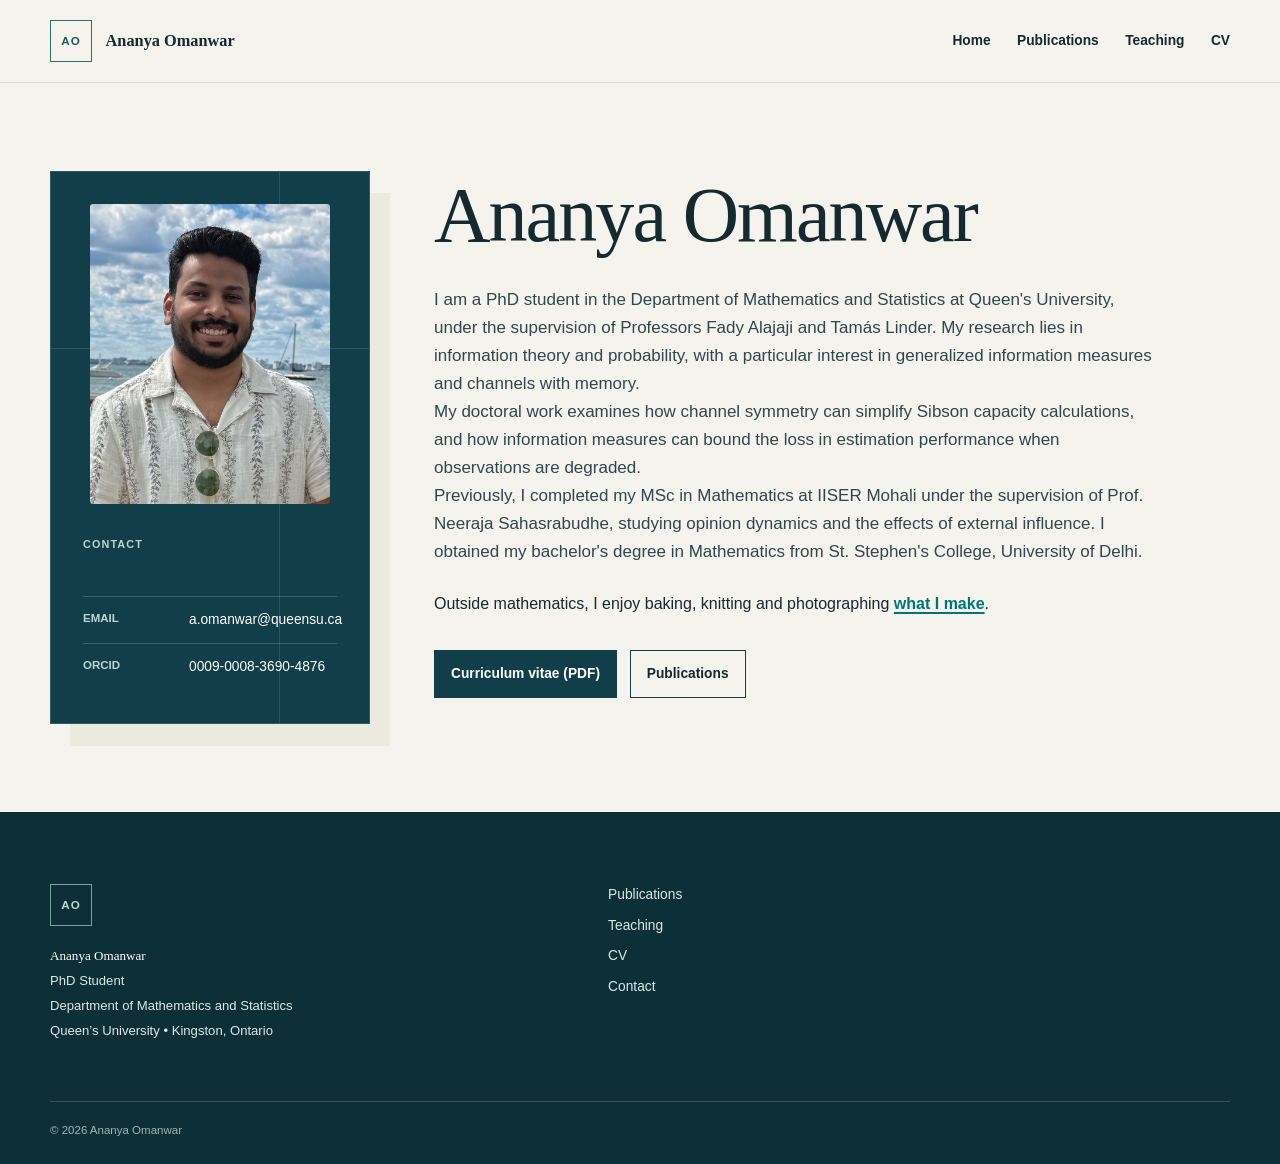
<file: index.html>
<!DOCTYPE html><html lang="en"><head><meta charset="utf-8"><meta name="viewport" content="width=device-width,initial-scale=1"><title>Ananya Omanwar</title><meta name="description" content="Ananya Omanwar — Mathematics, information theory and probability."><link rel="icon" href="/favicon.svg"><link rel="stylesheet" href="/style.css"></head><body><link rel="preload" as="image" href="/ananya-portrait.jpeg"/><a class="skip-link" href="#main-content">Skip to main content</a><header class="site-header"><div class="section-shell header-inner"><a class="brand" href="/" aria-label="Ananya Omanwar, home"><span class="brand-mark" aria-hidden="true">AO</span><span class="brand-copy"><strong>Ananya Omanwar</strong></span></a><nav class="desktop-nav" aria-label="Primary navigation"><a href="/">Home</a><a href="/publications">Publications</a><a href="/teaching">Teaching</a><a href="/cv">CV</a></nav><details class="mobile-nav"><summary>Menu</summary><nav aria-label="Mobile navigation"><a href="/">Home</a><a href="/publications">Publications</a><a href="/teaching">Teaching</a><a href="/cv">CV</a></nav></details></div></header><main id="main-content"><section class="hero section-shell portrait-left" aria-labelledby="hero-title"><aside class="math-panel" aria-label="Portrait and contact information"><img class="portrait-photo" src="/ananya-portrait.jpeg" alt="Ananya Omanwar smiling by the waterfront" width="1638" height="2048"/><div class="math-panel-topline"><span>Contact</span></div><dl class="coordinate-list"><div><dt>Email</dt><dd><a href="mailto:a.omanwar@queensu.ca">a.omanwar@queensu.ca</a></dd></div><div><dt>ORCID</dt><dd><a href="https://orcid.org/0009-0008-3690-4876">0009-0008-3690-4876</a></dd></div></dl></aside><div class="hero-copy"><h1 id="hero-title">Ananya Omanwar</h1><p class="hero-lede">I am a PhD student in the Department of Mathematics and Statistics at Queen&#x27;s University, under the supervision of Professors Fady Alajaji and Tamás Linder. My research lies in information theory and probability, with a particular interest in generalized information measures and channels with memory.</p><p class="hero-lede">My doctoral work examines how channel symmetry can simplify Sibson capacity calculations, and how information measures can bound the loss in estimation performance when observations are degraded.</p><p class="hero-lede">Previously, I completed my MSc in Mathematics at IISER Mohali under the supervision of Prof. Neeraja Sahasrabudhe, studying opinion dynamics and the effects of external influence. I obtained my bachelor&#x27;s degree in Mathematics from St. Stephen&#x27;s College, University of Delhi.</p><p class="personal-note">Outside mathematics, I enjoy baking, knitting and photographing <a href="https://www.instagram.com/ananya.makes/" target="_blank" rel="noopener noreferrer">what I make</a>.</p><div class="hero-actions"><a class="button button-primary" href="/Ananya_Omanwar_CV.pdf">Curriculum vitae (PDF)</a><a class="button button-secondary" href="/publications">Publications</a></div></div></section></main><footer class="site-footer"><div class="section-shell footer-grid"><div><span class="footer-mark" aria-hidden="true">AO</span><p class="footer-name">Ananya Omanwar</p><p>PhD Student</p><p>Department of Mathematics and Statistics</p><p>Queen’s University • Kingston, Ontario</p></div><nav aria-label="Footer navigation"><a href="/publications">Publications</a><a href="/teaching">Teaching</a><a href="/cv">CV</a><a href="/#hero-title">Contact</a></nav></div><div class="section-shell footer-bottom"><span>© 2026 Ananya Omanwar</span><span></span></div></footer></body></html>
</file>
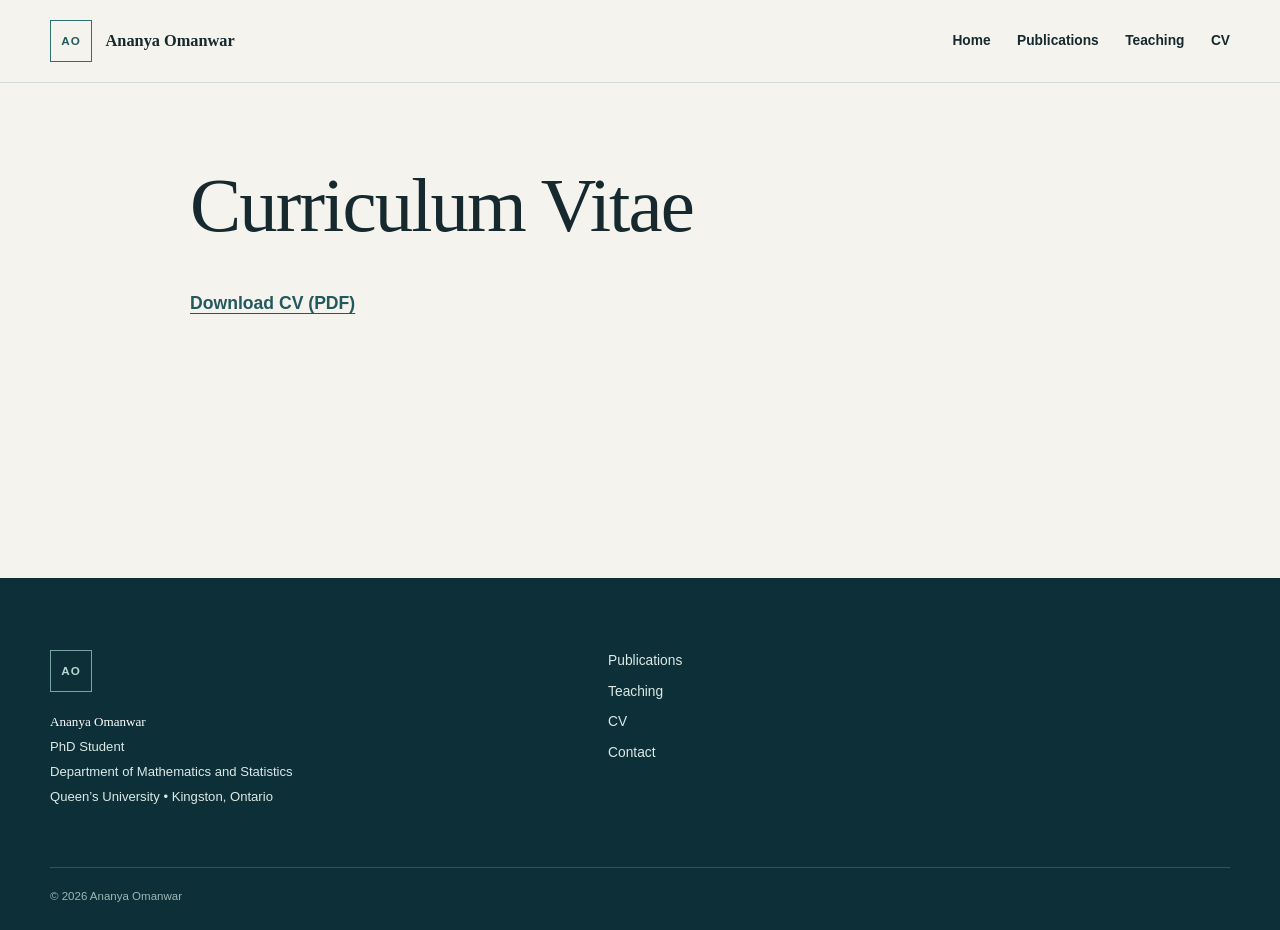
<file: cv/index.html>
<!DOCTYPE html><html lang="en"><head><meta charset="utf-8"><meta name="viewport" content="width=device-width,initial-scale=1"><title>CV | Ananya Omanwar</title><meta name="description" content="Ananya Omanwar — Mathematics, information theory and probability."><link rel="icon" href="/favicon.svg"><link rel="stylesheet" href="/style.css"></head><body><a class="skip-link" href="#main-content">Skip to main content</a><header class="site-header"><div class="section-shell header-inner"><a class="brand" href="/" aria-label="Ananya Omanwar, home"><span class="brand-mark" aria-hidden="true">AO</span><span class="brand-copy"><strong>Ananya Omanwar</strong></span></a><nav class="desktop-nav" aria-label="Primary navigation"><a href="/">Home</a><a href="/publications">Publications</a><a href="/teaching">Teaching</a><a href="/cv">CV</a></nav><details class="mobile-nav"><summary>Menu</summary><nav aria-label="Mobile navigation"><a href="/">Home</a><a href="/publications">Publications</a><a href="/teaching">Teaching</a><a href="/cv">CV</a></nav></details></div></header><main id="main-content"><section class="section-shell" style="max-width:900px;padding-block:5rem 6rem;min-height:55vh"><h1 style="font-size:clamp(2.45rem,6vw,5.6rem);margin-bottom:1.8rem">Curriculum Vitae</h1><p><a class="inline-link" href="/Ananya_Omanwar_CV.pdf" download style="font-size:1.1rem;text-decoration:underline;text-underline-offset:4px">Download CV (PDF)</a></p></section></main><footer class="site-footer"><div class="section-shell footer-grid"><div><span class="footer-mark" aria-hidden="true">AO</span><p class="footer-name">Ananya Omanwar</p><p>PhD Student</p><p>Department of Mathematics and Statistics</p><p>Queen’s University • Kingston, Ontario</p></div><nav aria-label="Footer navigation"><a href="/publications">Publications</a><a href="/teaching">Teaching</a><a href="/cv">CV</a><a href="/#hero-title">Contact</a></nav></div><div class="section-shell footer-bottom"><span>© 2026 Ananya Omanwar</span><span></span></div></footer></body></html>
</file>
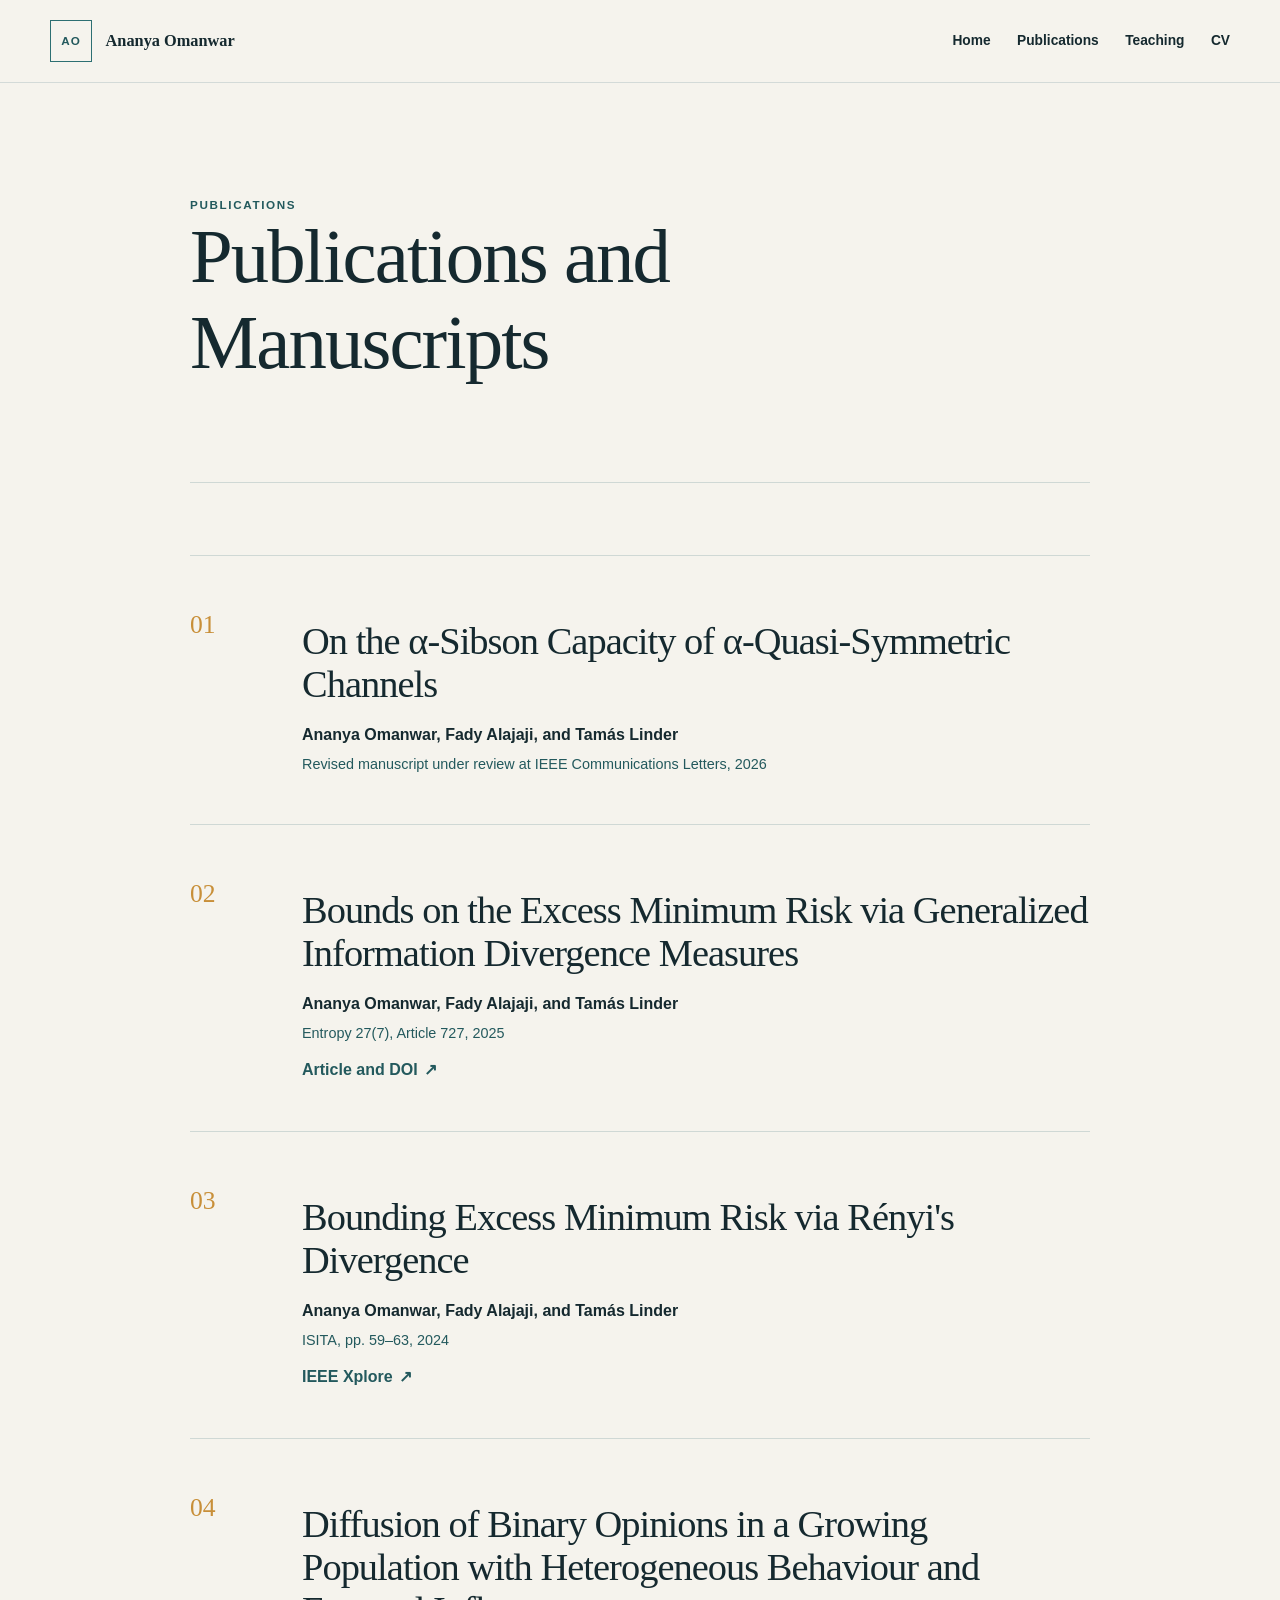
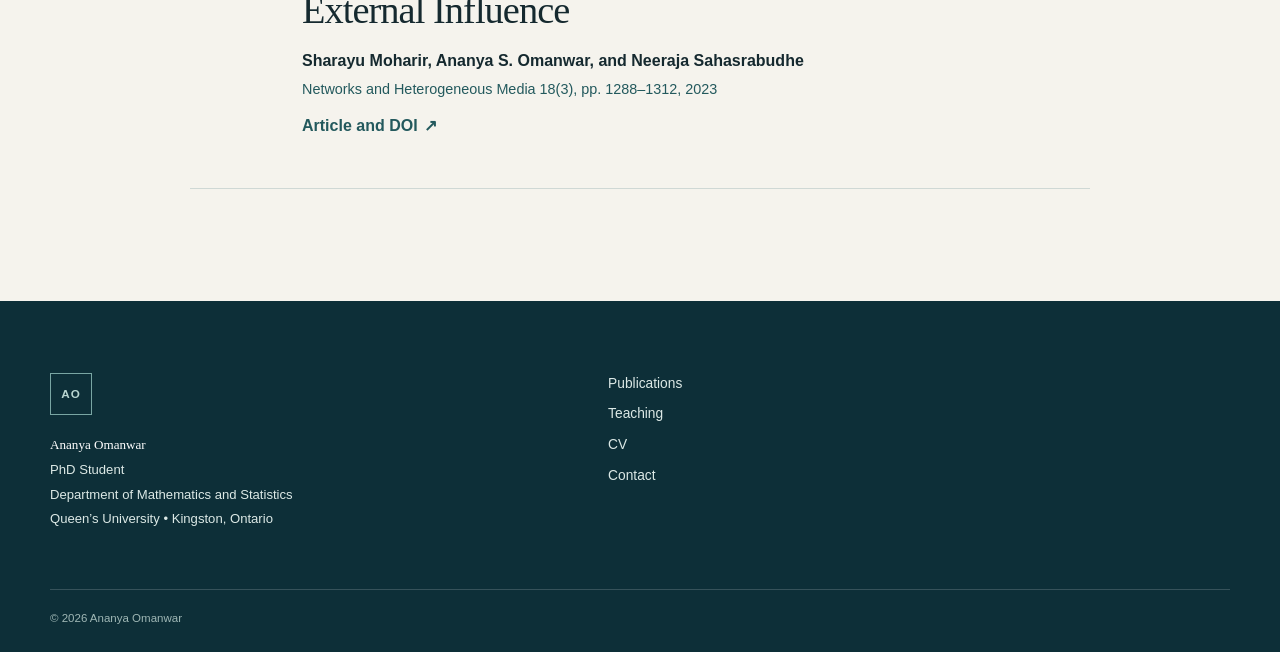
<file: publications/index.html>
<!DOCTYPE html><html lang="en"><head><meta charset="utf-8"><meta name="viewport" content="width=device-width,initial-scale=1"><title>Publications | Ananya Omanwar</title><meta name="description" content="Ananya Omanwar — Mathematics, information theory and probability."><link rel="icon" href="/favicon.svg"><link rel="stylesheet" href="/style.css"></head><body><a class="skip-link" href="#main-content">Skip to main content</a><header class="site-header"><div class="section-shell header-inner"><a class="brand" href="/" aria-label="Ananya Omanwar, home"><span class="brand-mark" aria-hidden="true">AO</span><span class="brand-copy"><strong>Ananya Omanwar</strong></span></a><nav class="desktop-nav" aria-label="Primary navigation"><a href="/">Home</a><a href="/publications">Publications</a><a href="/teaching">Teaching</a><a href="/cv">CV</a></nav><details class="mobile-nav"><summary>Menu</summary><nav aria-label="Mobile navigation"><a href="/">Home</a><a href="/publications">Publications</a><a href="/teaching">Teaching</a><a href="/cv">CV</a></nav></details></div></header><main id="main-content"><header class="page-intro section-shell"><p class="eyebrow">Publications</p><h1>Publications and Manuscripts</h1></header><section class="section-shell publication-list" aria-label="Publication list"><article class="publication-entry"><div class="publication-number" aria-hidden="true">01</div><div class="publication-body"><h2>On the α-Sibson Capacity of α-Quasi-Symmetric Channels</h2><p class="publication-authors">Ananya Omanwar, Fady Alajaji, and Tamás Linder</p><p class="publication-venue">Revised manuscript under review at IEEE Communications Letters, 2026</p></div></article><article class="publication-entry"><div class="publication-number" aria-hidden="true">02</div><div class="publication-body"><h2>Bounds on the Excess Minimum Risk via Generalized Information Divergence Measures</h2><p class="publication-authors">Ananya Omanwar, Fady Alajaji, and Tamás Linder</p><p class="publication-venue">Entropy 27(7), Article 727, 2025</p><a class="inline-link" href="https://doi.org/10.3390/e27070727">Article and DOI <span aria-hidden="true">↗</span></a></div></article><article class="publication-entry"><div class="publication-number" aria-hidden="true">03</div><div class="publication-body"><h2>Bounding Excess Minimum Risk via Rényi&#x27;s Divergence</h2><p class="publication-authors">Ananya Omanwar, Fady Alajaji, and Tamás Linder</p><p class="publication-venue">ISITA, pp. 59–63, 2024</p><a class="inline-link" href="https://ieeexplore.ieee.org/document/10858253">IEEE Xplore <span aria-hidden="true">↗</span></a></div></article><article class="publication-entry"><div class="publication-number" aria-hidden="true">04</div><div class="publication-body"><h2>Diffusion of Binary Opinions in a Growing Population with Heterogeneous Behaviour and External Influence</h2><p class="publication-authors">Sharayu Moharir, Ananya S. Omanwar, and Neeraja Sahasrabudhe</p><p class="publication-venue">Networks and Heterogeneous Media 18(3), pp. 1288–1312, 2023</p><a class="inline-link" href="https://doi.org/10.3934/nhm.2023056">Article and DOI <span aria-hidden="true">↗</span></a></div></article></section></main><footer class="site-footer"><div class="section-shell footer-grid"><div><span class="footer-mark" aria-hidden="true">AO</span><p class="footer-name">Ananya Omanwar</p><p>PhD Student</p><p>Department of Mathematics and Statistics</p><p>Queen’s University • Kingston, Ontario</p></div><nav aria-label="Footer navigation"><a href="/publications">Publications</a><a href="/teaching">Teaching</a><a href="/cv">CV</a><a href="/#hero-title">Contact</a></nav></div><div class="section-shell footer-bottom"><span>© 2026 Ananya Omanwar</span><span></span></div></footer></body></html>
</file>
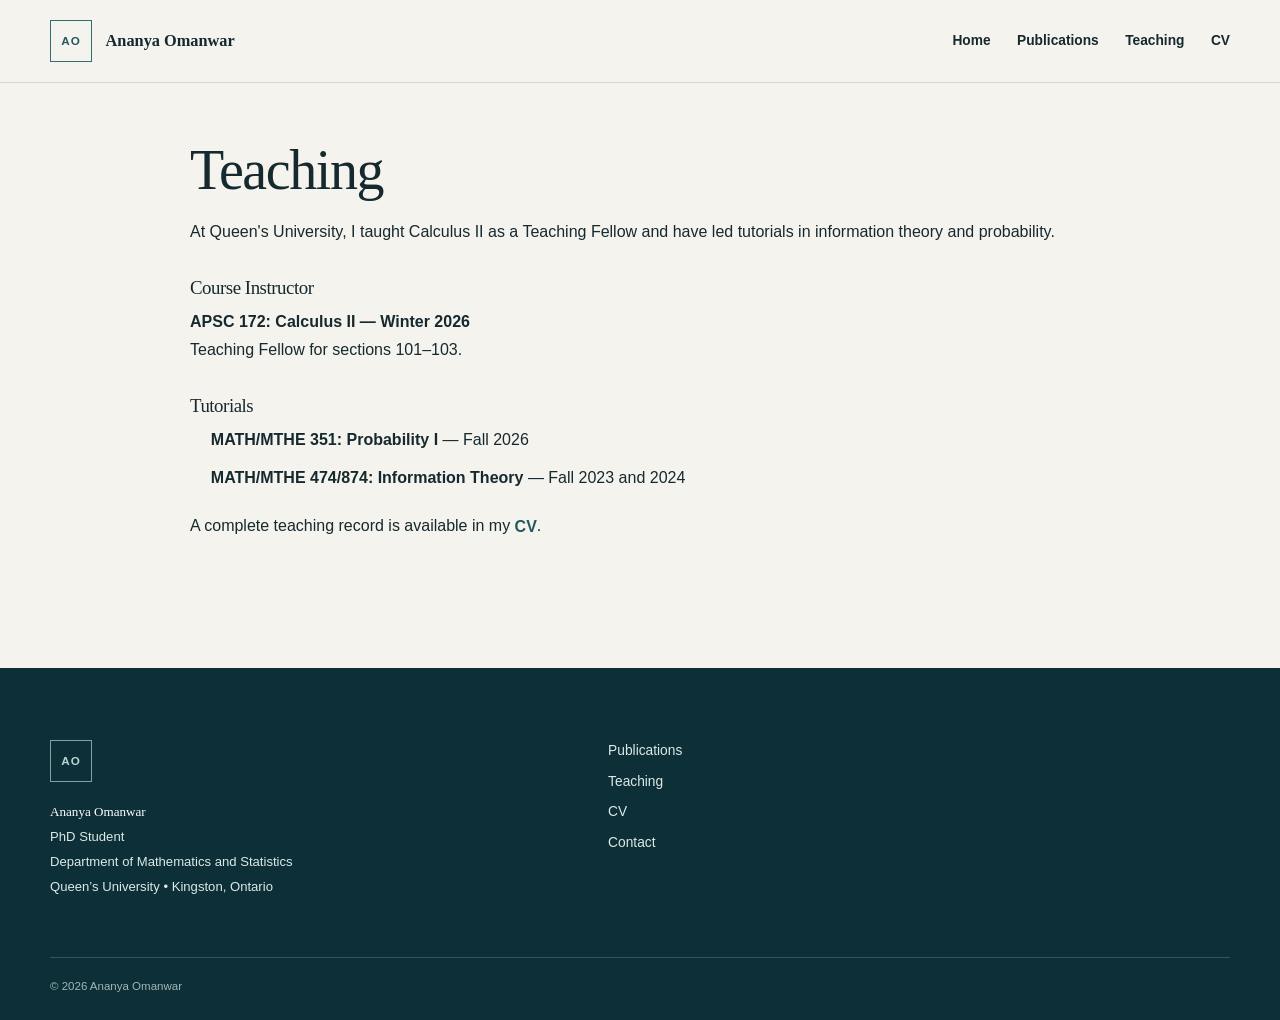
<file: teaching/index.html>
<!DOCTYPE html><html lang="en"><head><meta charset="utf-8"><meta name="viewport" content="width=device-width,initial-scale=1"><title>Teaching | Ananya Omanwar</title><meta name="description" content="Ananya Omanwar — Mathematics, information theory and probability."><link rel="icon" href="/favicon.svg"><link rel="stylesheet" href="/style.css"></head><body><a class="skip-link" href="#main-content">Skip to main content</a><header class="site-header"><div class="section-shell header-inner"><a class="brand" href="/" aria-label="Ananya Omanwar, home"><span class="brand-mark" aria-hidden="true">AO</span><span class="brand-copy"><strong>Ananya Omanwar</strong></span></a><nav class="desktop-nav" aria-label="Primary navigation"><a href="/">Home</a><a href="/publications">Publications</a><a href="/teaching">Teaching</a><a href="/cv">CV</a></nav><details class="mobile-nav"><summary>Menu</summary><nav aria-label="Mobile navigation"><a href="/">Home</a><a href="/publications">Publications</a><a href="/teaching">Teaching</a><a href="/cv">CV</a></nav></details></div></header><main id="main-content"><section class="section-shell academic-list-page"><h1>Teaching</h1><p>At Queen&#x27;s University, I taught Calculus II as a Teaching Fellow and have led tutorials in information theory and probability.</p><h2>Course Instructor</h2><p><strong>APSC 172: Calculus II — Winter 2026</strong><br/>Teaching Fellow for sections 101–103.</p><h2>Tutorials</h2><ul><li><strong>MATH/MTHE 351: Probability I</strong> — Fall 2026</li><li><strong>MATH/MTHE 474/874: Information Theory</strong> — Fall 2023 and 2024</li></ul><p>A complete teaching record is available in my <a class="inline-link" href="/Ananya_Omanwar_CV.pdf">CV</a>.</p></section></main><footer class="site-footer"><div class="section-shell footer-grid"><div><span class="footer-mark" aria-hidden="true">AO</span><p class="footer-name">Ananya Omanwar</p><p>PhD Student</p><p>Department of Mathematics and Statistics</p><p>Queen’s University • Kingston, Ontario</p></div><nav aria-label="Footer navigation"><a href="/publications">Publications</a><a href="/teaching">Teaching</a><a href="/cv">CV</a><a href="/#hero-title">Contact</a></nav></div><div class="section-shell footer-bottom"><span>© 2026 Ananya Omanwar</span><span></span></div></footer></body></html>
</file>
